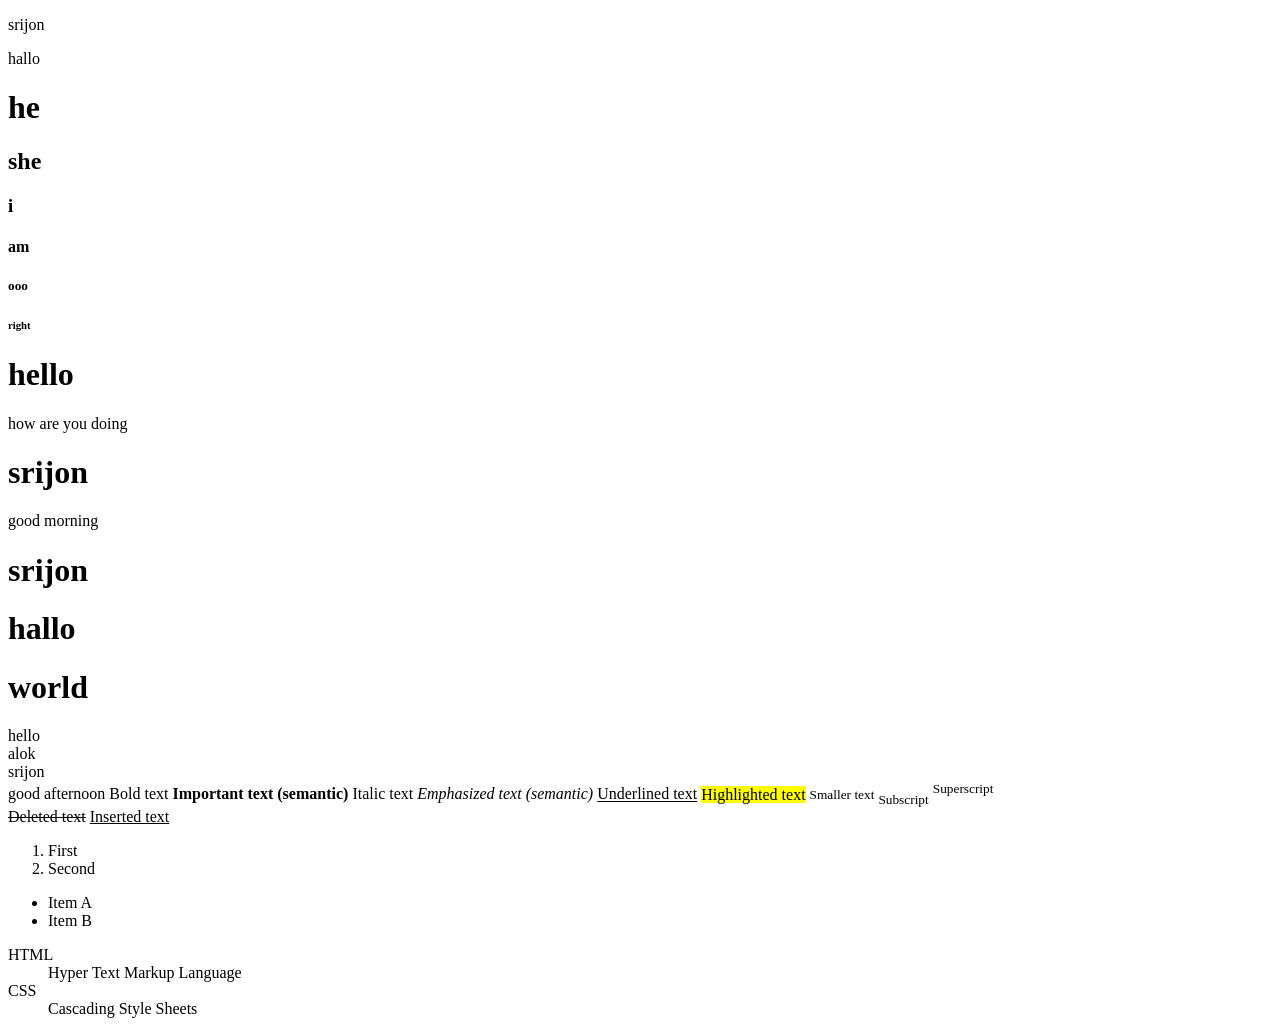
<file: index.html>
<!DOCTYPE html>
<html lang="en">
<head>
    <meta charset="UTF-8">
    <meta name="viewport" content="width=device-width, initial-scale=1.0">
    <title>Document</title>
</head>
<body>
    <p>srijon</p>
    <p>hallo</p>
    <h1>he</h1>
    <h2>she</h2>
    <h3>i</h3>
    <h4>am</h4>
    <h5>ooo</h5>
    <h6>right</h6>
    <div>

<h1>hello</h1>

<p>how are you doing</p>
<h1>srijon </h1>

<span>good morning</span>
<h1>srijon</h1>

</div>
<div>
    <h1>hallo</h1>
    <span ><h1>world</h1></span>
</div>
<div>
    <div>hello</div>
    <div>alok</div>
    <div>srijon</div>
</span>

<span>good afternoon</span>
Bold text

<strong>Important text (semantic)</strong>

Italic text

<em>Emphasized text (semantic)</em>

<u>Underlined text</u>

<mark>Highlighted text</mark>

<small>Smaller text</small>

<sub>Subscript</sub>

<sup>Superscript</sup>
<br>
<del>Deleted text</del>

<ins>Inserted text</ins>




<ol>

<li>First</li>

<li>Second</li>

</ol>
<ul>

<li>Item A</li>

<li>Item B</li>

</ul>
<dl>
    <dt>HTML</dt>
    <dd>Hyper Text Markup Language</dd>

    <dt>CSS</dt>
    <dd>Cascading Style Sheets</dd>
</dl>
</body>
</html>
</file>
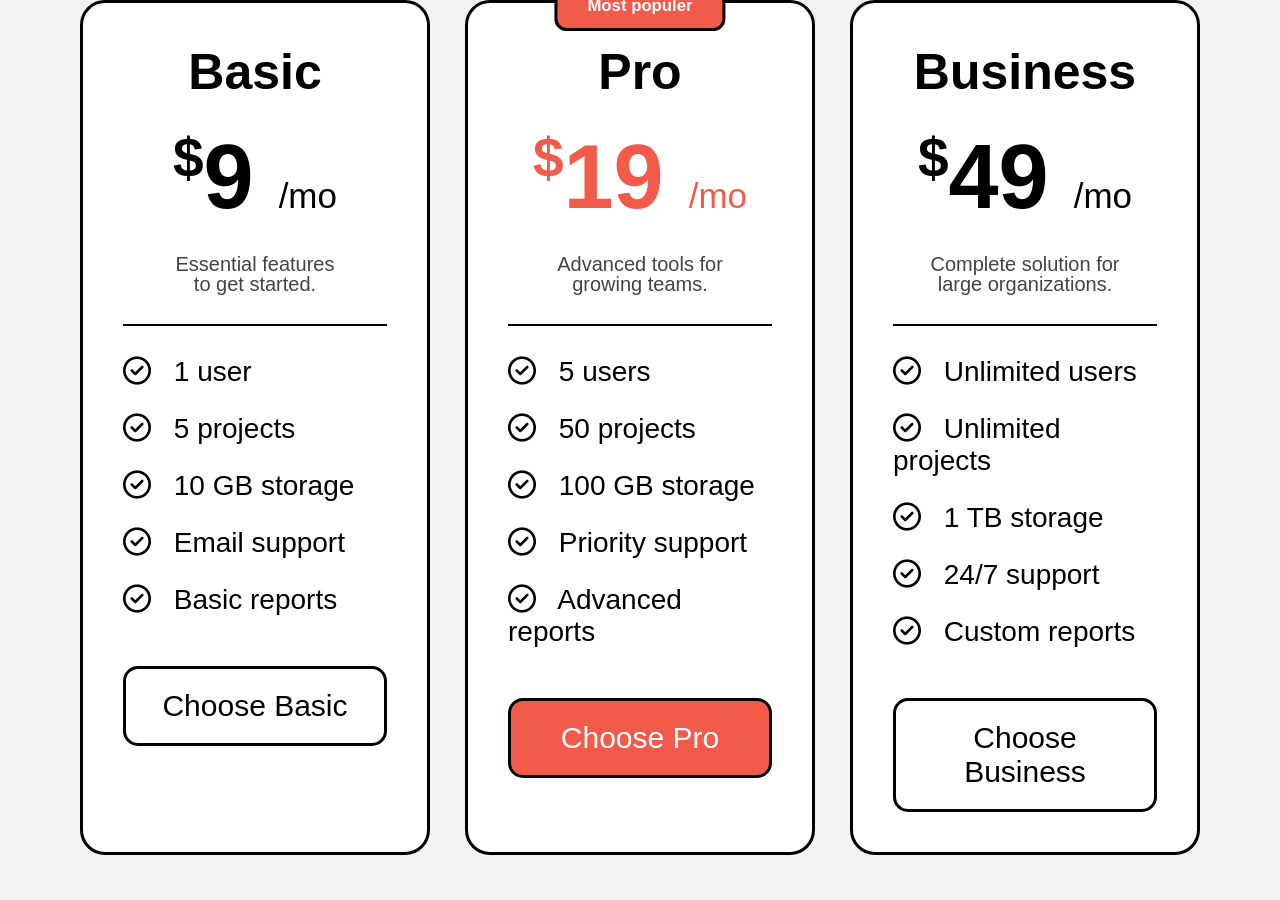
<file: doc.html>
<!DOCTYPE html>
<html>
<head>
    <title>Pricing Cards</title>
    <link rel="stylesheet" href="style1.css">

    <!-- Icons -->
    <link rel="stylesheet"
    href="https://cdnjs.cloudflare.com/ajax/libs/font-awesome/6.5.2/css/all.min.css">
</head>
<body>

    <div class="container">

        <!-- Basic -->
        <div class="card">
            <h2>Basic</h2>

            <div class="price">
                <span class="dollar">$</span>9
                <span class="month">/mo</span>
            </div>

            <p>
                Essential features<br>
                to get started.
            </p>

            <hr>

            <ul>
                <li><i class="fa-regular fa-circle-check"></i> 1 user</li>
                <li><i class="fa-regular fa-circle-check"></i> 5 projects</li>
                <li><i class="fa-regular fa-circle-check"></i> 10 GB storage</li>
                <li><i class="fa-regular fa-circle-check"></i> Email support</li>
                <li><i class="fa-regular fa-circle-check"></i> Basic reports</li>
            </ul>

            <button>Choose Basic</button>
        </div>

        <!-- Pro -->
        <div class="card pro">
            <div class="tag"><h6>Most populer</h6></div>

            <h2>Pro</h2>

            <div class="price red">
                <span class="dollar">$</span>19
                <span class="month">/mo</span>
            </div>

            <p>
                Advanced tools for<br>
                growing teams.
            </p>

            <hr>

            <ul>
                <li><i class="fa-regular fa-circle-check"></i> 5 users</li>
                <li><i class="fa-regular fa-circle-check"></i> 50 projects</li>
                <li><i class="fa-regular fa-circle-check"></i> 100 GB storage</li>
                <li><i class="fa-regular fa-circle-check"></i> Priority support</li>
                <li><i class="fa-regular fa-circle-check"></i> Advanced reports</li>
            </ul>

            <button class="btn-red">Choose Pro</button>
        </div>

        <!-- Business -->
        <div class="card">
            <h2>Business</h2>

            <div class="price">
                <span class="dollar">$</span>49
                <span class="month">/mo</span>
            </div>

            <p>
                Complete solution for<br>
                large organizations.
            </p>

            <hr>

            <ul>
                <li><i class="fa-regular fa-circle-check"></i> Unlimited users</li>
                <li><i class="fa-regular fa-circle-check"></i> Unlimited projects</li>
                <li><i class="fa-regular fa-circle-check"></i> 1 TB storage</li>
                <li><i class="fa-regular fa-circle-check"></i> 24/7 support</li>
                <li><i class="fa-regular fa-circle-check"></i> Custom reports</li>
            </ul>

            <button>Choose Business</button>
        </div>

    </div>

</body>
</html>
</file>
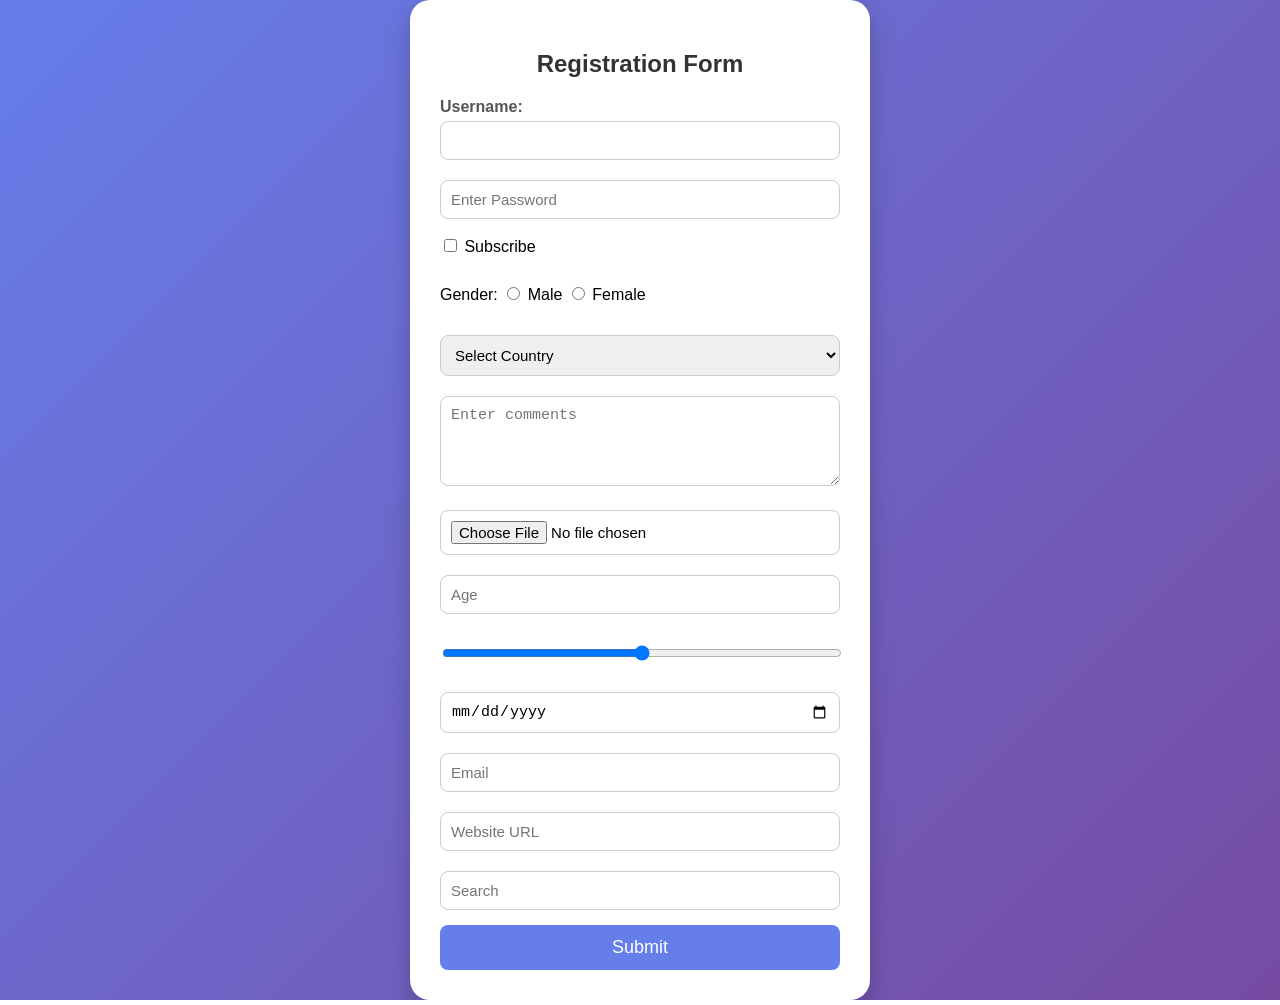
<file: example-day.html>
<!DOCTYPE html>
<html>
<head>
    <title>Beautiful Form</title>
    <style>
        body {
            margin: 0;
            padding: 0;
            font-family: Arial, sans-serif;
            background: linear-gradient(135deg, #667eea, #764ba2);
            display: flex;
            justify-content: center;
            align-items: center;
            min-height: 100vh;
        }

        .container {
            width: 400px;
            background: white;
            padding: 30px;
            border-radius: 20px;
            box-shadow: 0 10px 25px rgba(0,0,0,0.2);
        }

        h2 {
            text-align: center;
            color: #333;
            margin-bottom: 20px;
        }

        label {
            font-weight: bold;
            color: #555;
        }

        input,
        select,
        textarea {
            width: 100%;
            padding: 10px;
            margin-top: 5px;
            margin-bottom: 15px;
            border: 1px solid #ccc;
            border-radius: 8px;
            box-sizing: border-box;
            font-size: 15px;
        }

        input:focus,
        select:focus,
        textarea:focus {
            border-color: #667eea;
            outline: none;
            box-shadow: 0 0 8px rgba(102,126,234,0.5);
        }

        .radio-group,
        .checkbox-group {
            margin-bottom: 15px;
        }

        .radio-group input,
        .checkbox-group input {
            width: auto;
        }

        button {
            width: 100%;
            padding: 12px;
            background: #667eea;
            color: white;
            border: none;
            border-radius: 8px;
            font-size: 18px;
            cursor: pointer;
            transition: 0.3s;
        }

        button:hover {
            background: #5643c5;
            transform: scale(1.03);
        }
    </style>
</head>
<body>

<div class="container">
    <h2>Registration Form</h2>

    <form action="/action.php" method="post">

        <label for="username">Username:</label>
        <input type="text" id="username" name="username">

        <input type="password" name="password" placeholder="Enter Password">

        <div class="checkbox-group">
            <input type="checkbox" name="subscribe" value="yes">
            Subscribe
        </div>

        <div class="radio-group">
            Gender:
            <input type="radio" name="gender" value="male"> Male
            <input type="radio" name="gender" value="female"> Female
        </div>

        <select name="country">
            <option value="">Select Country</option>
            <option value="us">USA</option>
            <option value="ca">Canada</option>
        </select>

        <textarea name="comments" rows="4" placeholder="Enter comments"></textarea>

        <input type="file" name="resume">

        <input type="number" name="age" min="18" max="100" placeholder="Age">

        <input type="range" name="volume" min="0" max="100">

        <input type="date" name="dob">

        <input type="email" name="email" placeholder="Email">

        <input type="url" name="website" placeholder="Website URL">

        <input type="search" name="query" placeholder="Search">

        <button type="submit">Submit</button>

    </form>
</div>

</body>
</html>
</file>
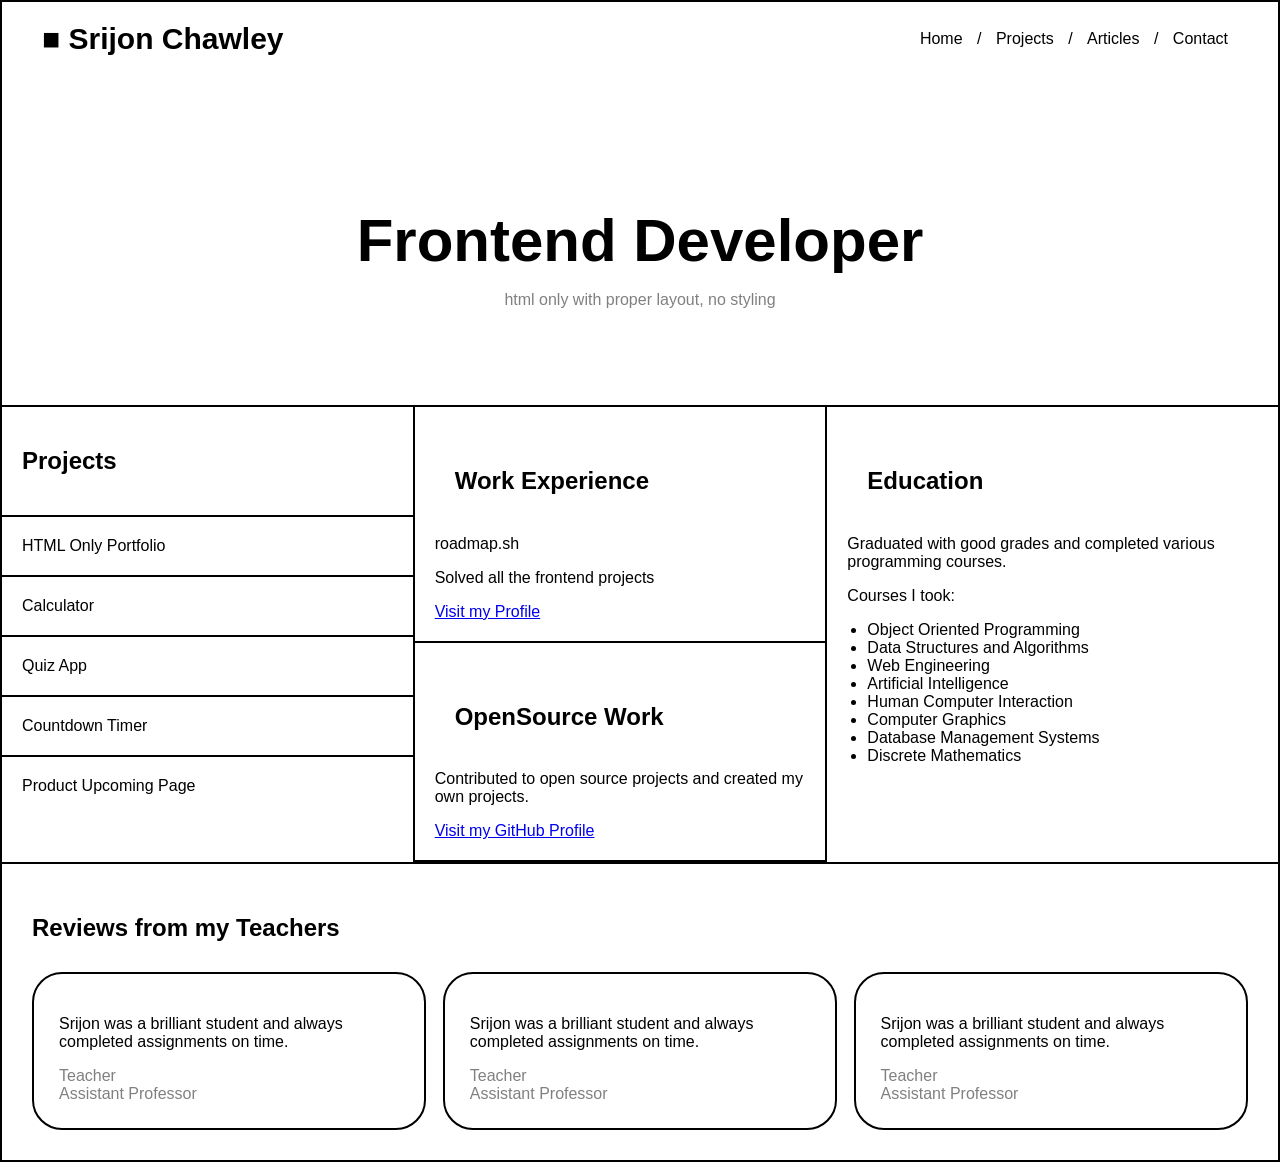
<file: frontend.html>
<!DOCTYPE html>
<html>
<head>
    <title>Srijon Chawley Portfolio</title>
    <link rel="stylesheet" href="style3.css">
</head>
<body>

    <!-- Header -->
    <header>
        <div class="logo">
            ■ Srijon Chawley
        </div>

        <nav>
            <a href="#">Home</a> /
            <a href="#">Projects</a> /
            <a href="#">Articles</a> /
            <a href="#">Contact</a>
        </nav>
    </header>

    <!-- Hero Section -->
    <section class="hero">
        <h1>Frontend Developer</h1>
        <p>html only with proper layout, no styling</p>
    </section>

    <!-- Main Section -->
    <section class="main">

        <!-- Projects -->
        <div class="projects">
            <h2>Projects</h2>

            <div class="item">HTML Only Portfolio</div>
            <div class="item">Calculator</div>
            <div class="item">Quiz App</div>
            <div class="item">Countdown Timer</div>
            <div class="item">Product Upcoming Page</div>
        </div>

        <!-- Work Experience -->
        <div class="work">

            <div class="box">
                <h2>Work Experience</h2>
                <p>roadmap.sh</p>
                <p>Solved all the frontend projects</p>
                <a href="#">Visit my Profile</a>
            </div>

            <div class="box">
                <h2>OpenSource Work</h2>
                <p>
                    Contributed to open source projects and
                    created my own projects.
                </p>
                <a href="#">Visit my GitHub Profile</a>
            </div>

        </div>

        <!-- Education -->
        <div class="education">
            <h2>Education</h2>

            <p>
                Graduated with good grades and completed
                various programming courses.
            </p>

            <p>Courses I took:</p>

            <ul>
                <li>Object Oriented Programming</li>
                <li>Data Structures and Algorithms</li>
                <li>Web Engineering</li>
                <li>Artificial Intelligence</li>
                <li>Human Computer Interaction</li>
                <li>Computer Graphics</li>
                <li>Database Management Systems</li>
                <li>Discrete Mathematics</li>
            </ul>
        </div>

    </section>

    <!-- Reviews -->
    <section class="reviews">

        <h2>Reviews from my Teachers</h2>

        <div class="review-boxes">

            <div class="review">
                <p>
                    Srijon was a brilliant student and always
                    completed assignments on time.
                </p>

                <span>
                    Teacher<br>
                    Assistant Professor
                </span>
            </div>

            <div class="review">
                <p>
                    Srijon was a brilliant student and always
                    completed assignments on time.
                </p>

                <span>
                    Teacher<br>
                    Assistant Professor
                </span>
            </div>

            <div class="review">
                <p>
                    Srijon was a brilliant student and always
                    completed assignments on time.
                </p>

                <span>
                    Teacher<br>
                    Assistant Professor
                </span>
            </div>

        </div>

    </section>

</body>
</html>
</file>
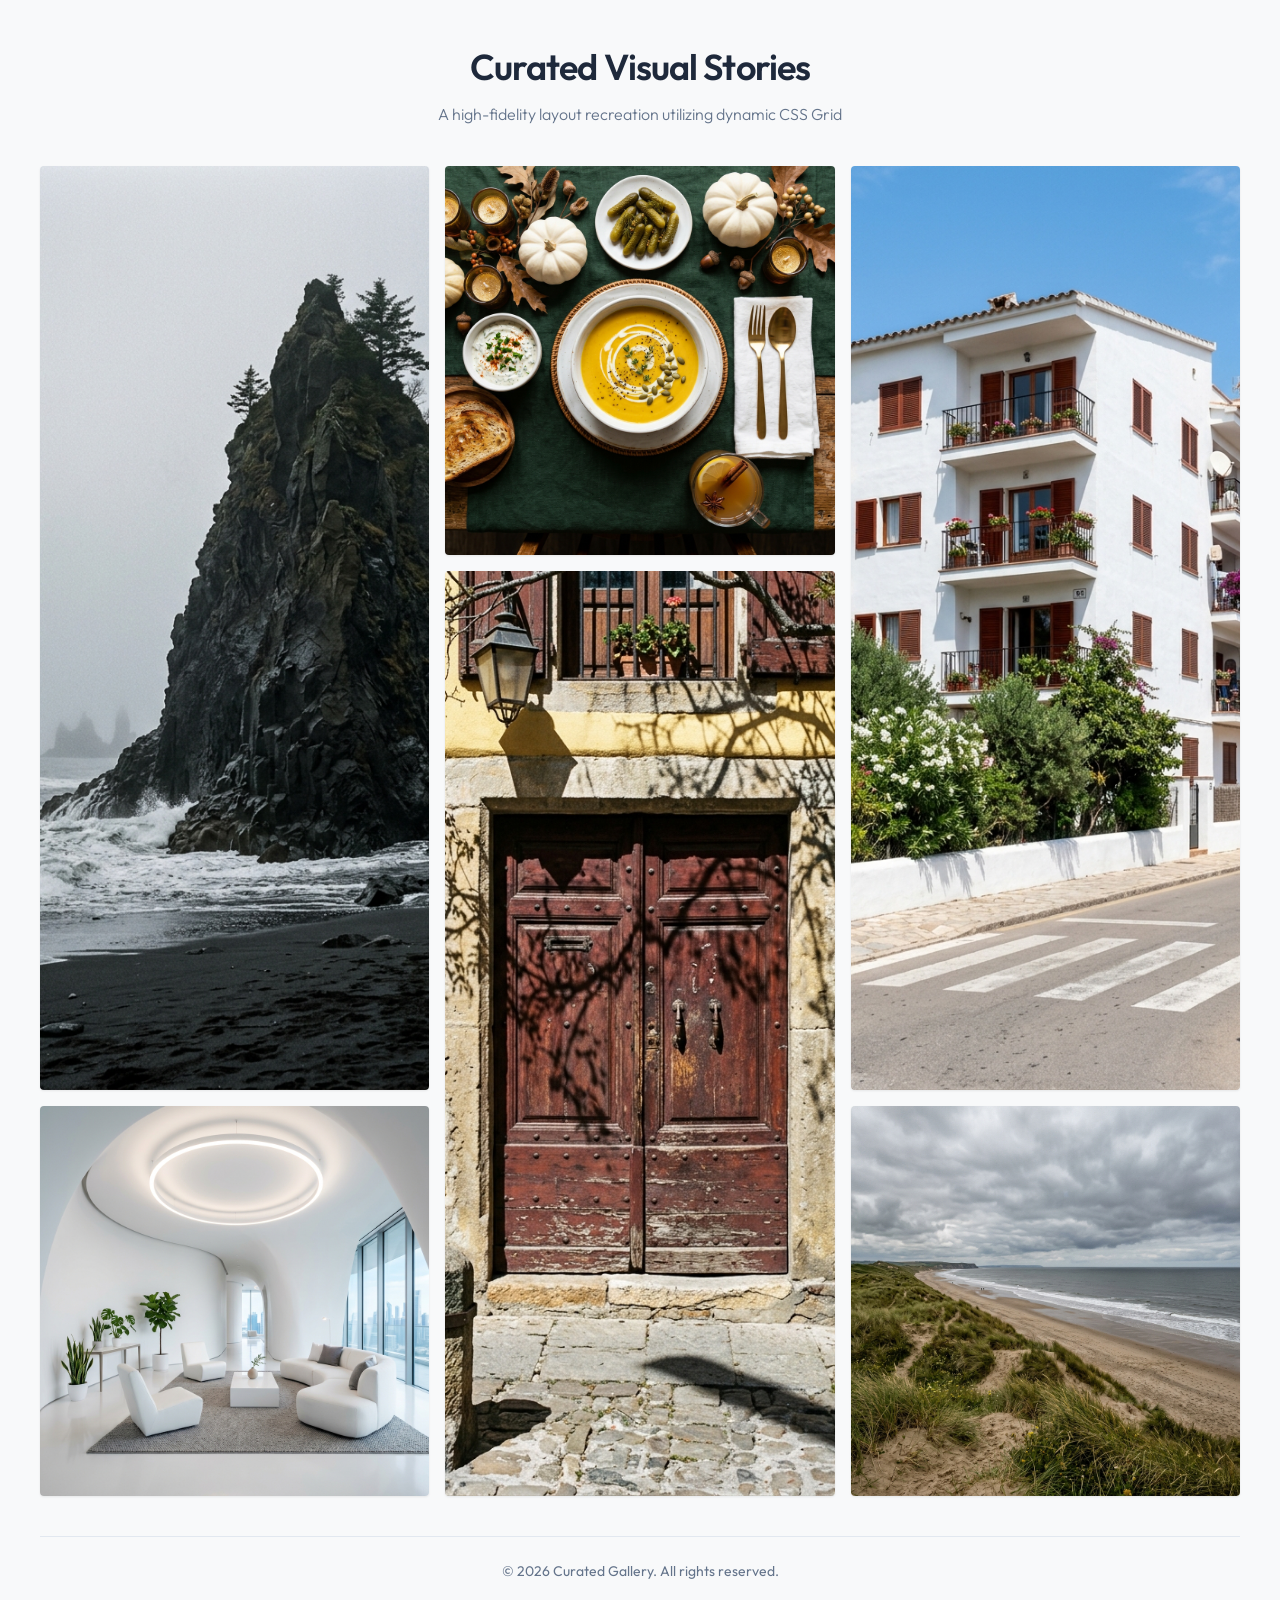
<file: grid.html>
<!DOCTYPE html>
<html lang="en">
<head>
    <meta charset="UTF-8">
    <meta name="viewport" content="width=device-width, initial-scale=1.0">
    <title>Aesthetic Gallery Grid</title>
    <!-- Modern Premium Typography -->
    <link rel="preconnect" href="https://fonts.googleapis.com">
    <link rel="preconnect" href="https://fonts.gstatic.com" crossorigin>
    <link href="https://fonts.googleapis.com/css2?family=Outfit:wght@300;400;600&display=swap" rel="stylesheet">
    <link rel="stylesheet" href="grid.css">
</head>
<body>
    <div class="page-wrapper">
        <header class="gallery-header">
            <h1>Curated Visual Stories</h1>
            <p>A high-fidelity layout recreation utilizing dynamic CSS Grid</p>
        </header>

        <main class="gallery-grid">
            <!-- Column 1, Rows 1-2: Foggy Sea Stack -->
            <div class="grid-item item-sea-stack">
                <img src="images/foggy_sea_stack.png" alt="Foggy sea stack beach cliff" loading="lazy">
            </div>

            <!-- Column 2, Row 1: Pumpkin Soup Dining Table -->
            <div class="grid-item item-dining">
                <img src="images/dining_table_pumpkin_soup.png" alt="Yellow pumpkin soup dining table" loading="lazy">
            </div>

            <!-- Column 3, Rows 1-2: Mediterranean Building -->
            <div class="grid-item item-mediterranean">
                <img src="images/mediterranean_building_street.png" alt="Mediterranean building and street view" loading="lazy">
            </div>

            <!-- Column 2, Rows 2-3: Yellow Wall Wooden Door -->
            <div class="grid-item item-yellow-door">
                <img src="images/yellow_wall_wooden_door.png" alt="Yellow wall and brown wooden door with shadows" loading="lazy">
            </div>

            <!-- Column 1, Row 3: Minimalist Room -->
            <div class="grid-item item-minimalist">
                <img src="images/minimalist_white_room.png" alt="Minimalist white room interior" loading="lazy">
            </div>

            <!-- Column 3, Row 3: Grassy Sand Dune Beach -->
            <div class="grid-item item-sand-dune">
                <img src="images/grassy_sand_dune_beach.png" alt="Grassy sand dunes overlooking the beach" loading="lazy">
            </div>
        </main>

        <footer class="gallery-footer">
            <p>&copy; 2026 Curated Gallery. All rights reserved.</p>
        </footer>
    </div>
</body>
</html>
</file>
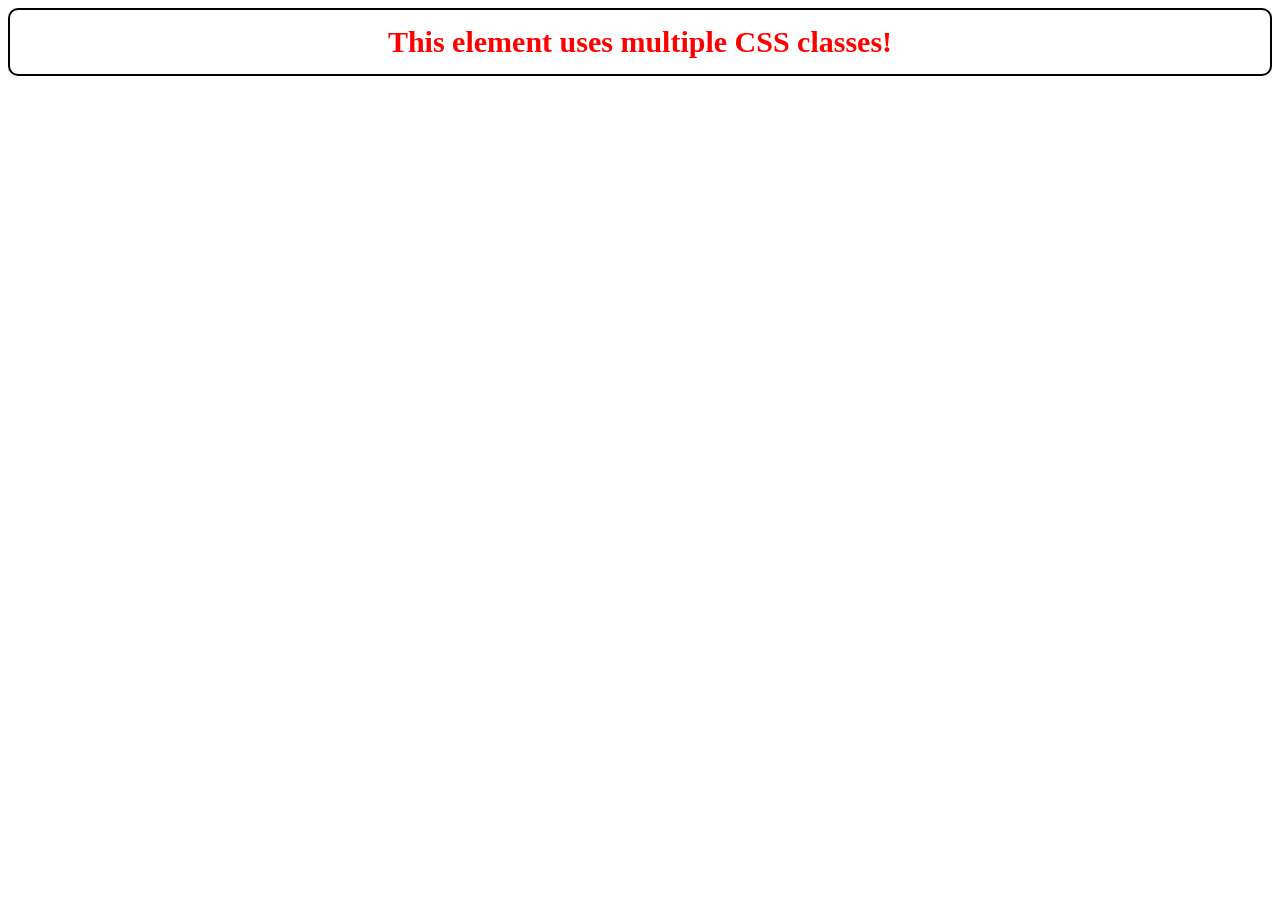
<file: h.html>
<!DOCTYPE html>
<html lang="en">
<head>
    <meta charset="UTF-8">
    <meta name="viewport" content="width=device-width, initial-scale=1.0">
    <title>Multiple CSS Classes</title>

    <style>
        .red-text {
            color: red;
        }

        .large-text {
            font-size: 30px;
        }

        .bold-text {
            font-weight: bold;
        }

        .center-text {
            text-align: center;
        }

        .rounded-box {
            border: 2px solid black;
            border-radius: 10px;
            padding: 15px;
        }
    </style>
</head>
<body>

    <div class="red-text large-text bold-text center-text rounded-box">
        This element uses multiple CSS classes!
    </div>

</body>
</html>
</file>
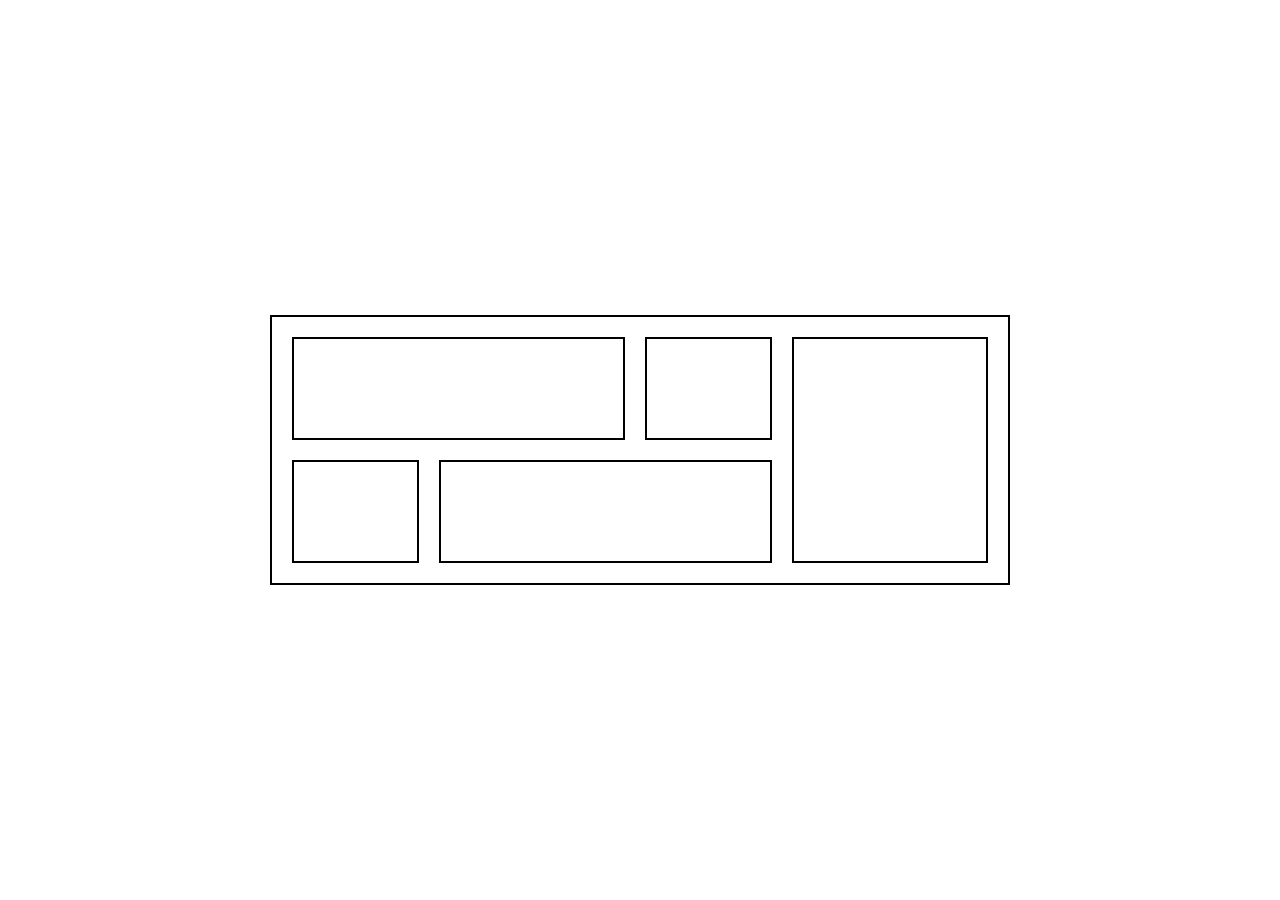
<file: s.html>
<!DOCTYPE html>
<html lang="en">
<head>
    <meta charset="UTF-8">
    <meta name="viewport" content="width=device-width, initial-scale=1.0">
    <title>Wireframe Layout</title>
    <style>
        /* Modern Reset and Centering */
        * {
            box-sizing: border-box;
            margin: 0;
            padding: 0;
        }

        body {
            display: flex;
            justify-content: center;
            align-items: center;
            min-height: 100vh;
            background-color: #ffffff;
        }

        /* Container matching the exact layout proportions */
        .container {
            width: 740px;
            height: 270px;
            border: 2px solid #000000;
            padding: 20px;
            display: grid;
            grid-template-columns: 1.3fr 1.9fr 1.3fr 2fr;
            grid-template-rows: 1fr 1fr;
            gap: 20px;
        }

        /* Inner Boxes */
        .box {
            border: 2px solid #000000;
            background-color: #ffffff;
        }

        /* Positions */
        .box-top-left {
            grid-column: 1 / 3;
            grid-row: 1 / 2;
        }

        .box-top-mid {
            grid-column: 3 / 4;
            grid-row: 1 / 2;
        }

        .box-right {
            grid-column: 4 / 5;
            grid-row: 1 / 3;
        }

        .box-bot-left {
            grid-column: 1 / 2;
            grid-row: 2 / 3;
        }

        .box-bot-mid {
            grid-column: 2 / 4;
            grid-row: 2 / 3;
        }
    </style>
</head>
<body>
    <div class="container">
        <div class="box box-top-left"></div>
        <div class="box box-top-mid"></div>
        <div class="box box-right"></div>
        <div class="box box-bot-left"></div>
        <div class="box box-bot-mid"></div>
    </div>
</body>
</html>
</file>
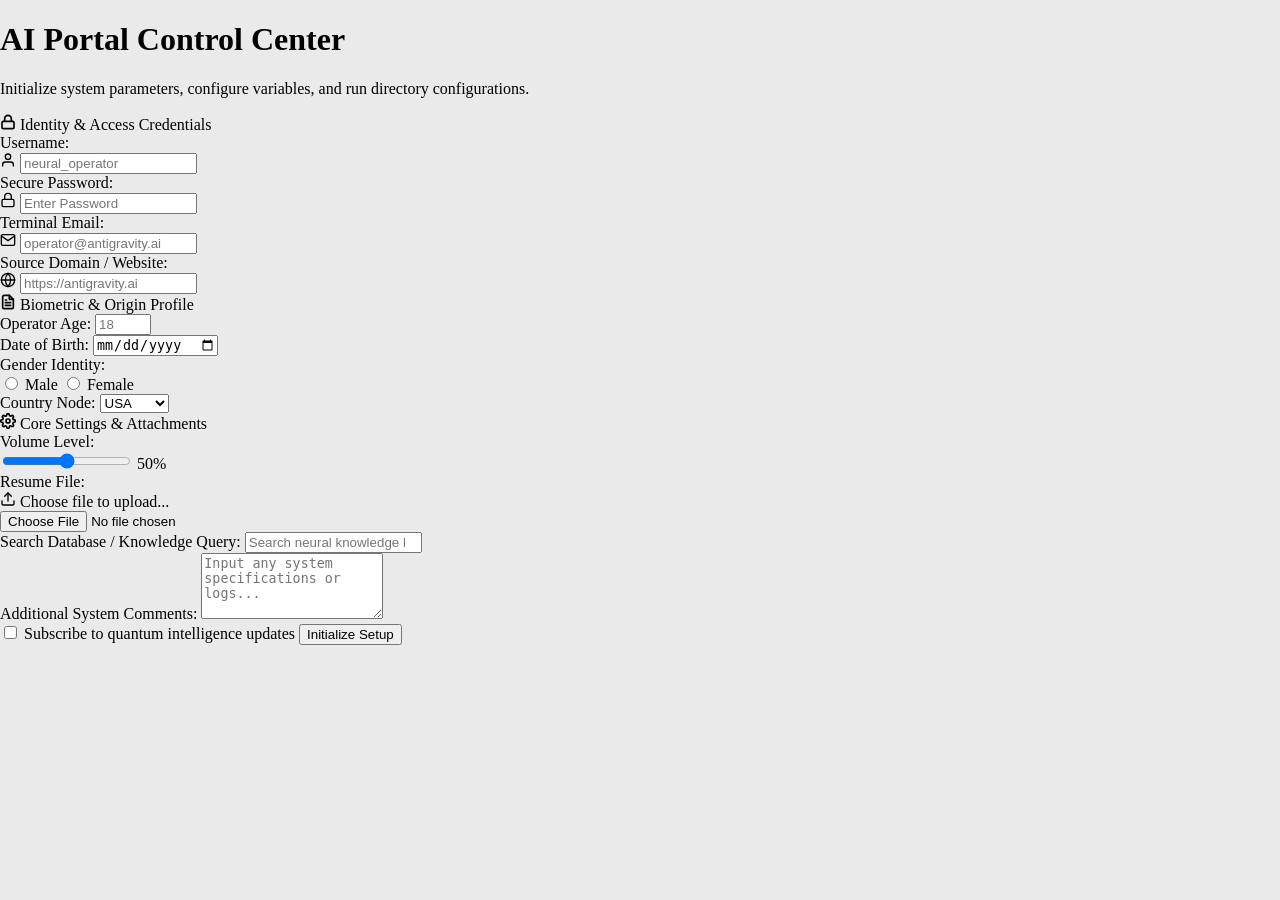
<file: test.html>
<!DOCTYPE html>
<html lang="en">
<head>
    <meta charset="UTF-8">
    <meta name="viewport" content="width=device-width, initial-scale=1.0">
    <title>AI Portal Control Center</title>
    <link rel="stylesheet" href="style.css">
</head>
<body>
    <!-- Ambient glowing nodes in the background -->
    <div class="ambient-glows">
        <div class="glow-orb glow-orb-1"></div>
        <div class="glow-orb glow-orb-2"></div>
    </div>
    
    <div class="form-container">
        <!-- Dashboard Header -->
        <div class="form-header">
            <h1>AI Portal Control Center</h1>
            <p>Initialize system parameters, configure variables, and run directory configurations.</p>
        </div>
        
        <!-- Registration/Config Form -->
        <form action="/action.php" method="post" id="ai-onboarding-form">
            
            <!-- Section 1: Security & Identity -->
            <div class="form-section-title">
                <svg width="16" height="16" viewBox="0 0 24 24" fill="none" stroke="currentColor" stroke-width="2.5" stroke-linecap="round" stroke-linejoin="round"><rect x="3" y="11" width="18" height="11" rx="2" ry="2"></rect><path d="M7 11V7a5 5 0 0 1 10 0v4"></path></svg>
                Identity & Access Credentials
            </div>
            
            <div class="form-grid">
                <div class="form-group">
                    <label for="username">
                        Username:
                    </label>
                    <div class="input-with-icon">
                        <svg width="16" height="16" viewBox="0 0 24 24" fill="none" stroke="currentColor" stroke-width="2" stroke-linecap="round" stroke-linejoin="round"><path d="M20 21v-2a4 4 0 0 0-4-4H8a4 4 0 0 0-4 4v2"></path><circle cx="12" cy="7" r="4"></circle></svg>
                        <input type="text" id="username" name="username" placeholder="neural_operator">
                    </div>
                </div>
                
                <div class="form-group">
                    <label>
                        Secure Password:
                    </label>
                    <div class="input-with-icon">
                        <svg width="16" height="16" viewBox="0 0 24 24" fill="none" stroke="currentColor" stroke-width="2" stroke-linecap="round" stroke-linejoin="round"><rect x="3" y="11" width="18" height="11" rx="2" ry="2"></rect><path d="M7 11V7a5 5 0 0 1 10 0v4"></path></svg>
                        <input type="password" name="password" placeholder="Enter Password">
                    </div>
                </div>

                <div class="form-group">
                    <label>
                        Terminal Email:
                    </label>
                    <div class="input-with-icon">
                        <svg width="16" height="16" viewBox="0 0 24 24" fill="none" stroke="currentColor" stroke-width="2" stroke-linecap="round" stroke-linejoin="round"><path d="M4 4h16c1.1 0 2 .9 2 2v12c0 1.1-.9 2-2 2H4c-1.1 0-2-.9-2-2V6c0-1.1.9-2 2-2z"></path><polyline points="22,6 12,13 2,6"></polyline></svg>
                        <input type="email" name="email" placeholder="operator@antigravity.ai">
                    </div>
                </div>

                <div class="form-group">
                    <label>
                        Source Domain / Website:
                    </label>
                    <div class="input-with-icon">
                        <svg width="16" height="16" viewBox="0 0 24 24" fill="none" stroke="currentColor" stroke-width="2" stroke-linecap="round" stroke-linejoin="round"><circle cx="12" cy="12" r="10"></circle><line x1="2" y1="12" x2="22" y2="12"></line><path d="M12 2a15.3 15.3 0 0 1 4 10 15.3 15.3 0 0 1-4 10 15.3 15.3 0 0 1-4-10 15.3 15.3 0 0 1 4-10z"></path></svg>
                        <input type="url" name="website" placeholder="https://antigravity.ai">
                    </div>
                </div>
            </div>

            <!-- Section 2: Personal Profile Data -->
            <div class="form-section-title">
                <svg width="16" height="16" viewBox="0 0 24 24" fill="none" stroke="currentColor" stroke-width="2.5" stroke-linecap="round" stroke-linejoin="round"><path d="M14 2H6a2 2 0 0 0-2 2v16a2 2 0 0 0 2 2h12a2 2 0 0 0 2-2V8z"></path><polyline points="14 2 14 8 20 8"></polyline><line x1="16" y1="13" x2="8" y2="13"></line><line x1="16" y1="17" x2="8" y2="17"></line><polyline points="10 9 9 9 8 9"></polyline></svg>
                Biometric & Origin Profile
            </div>

            <div class="form-grid">
                <div class="form-group">
                    <label>
                        Operator Age:
                    </label>
                    <input type="number" name="age" min="18" max="100" placeholder="18">
                </div>

                <div class="form-group">
                    <label>
                        Date of Birth:
                    </label>
                    <input type="date" name="dob">
                </div>

                <div class="form-group">
                    <label>
                        Gender Identity:
                    </label>
                    <div class="radio-group-container">
                        <label class="custom-radio">
                            <input type="radio" name="gender" value="male">
                            <span class="checkmark"></span>
                            Male
                        </label>
                        <label class="custom-radio">
                            <input type="radio" name="gender" value="female">
                            <span class="checkmark"></span>
                            Female
                        </label>
                    </div>
                </div>

                <div class="form-group">
                    <label>
                        Country Node:
                    </label>
                    <select name="country">
                        <option value="us">USA</option>
                        <option value="ca">Canada</option>
                    </select>
                </div>
            </div>

            <!-- Section 3: Core Settings & File Uploads -->
            <div class="form-section-title">
                <svg width="16" height="16" viewBox="0 0 24 24" fill="none" stroke="currentColor" stroke-width="2.5" stroke-linecap="round" stroke-linejoin="round"><circle cx="12" cy="12" r="3"></circle><path d="M19.4 15a1.65 1.65 0 0 0 .33 1.82l.06.06a2 2 0 1 1-2.83 2.83l-.06-.06a1.65 1.65 0 0 0-1.82-.33 1.65 1.65 0 0 0-1 1.51V21a2 2 0 0 1-4 0v-.09A1.65 1.65 0 0 0 9 19.4a1.65 1.65 0 0 0-1.82.33l-.06.06a2 2 0 1 1-2.83-2.83l.06-.06a1.65 1.65 0 0 0 .33-1.82 1.65 1.65 0 0 0-1.51-1H3a2 2 0 0 1 0-4h.09A1.65 1.65 0 0 0 4.6 9a1.65 1.65 0 0 0-.33-1.82l-.06-.06a2 2 0 1 1 2.83-2.83l.06.06a1.65 1.65 0 0 0 1.82.33H9a1.65 1.65 0 0 0 1-1.51V3a2 2 0 0 1 4 0v.09a1.65 1.65 0 0 0 1 1.54 1.65 1.65 0 0 0 1.82-.33l.06-.06a2 2 0 1 1 2.83 2.83l-.06.06a1.65 1.65 0 0 0-.33 1.82V9a1.65 1.65 0 0 0 1.51 1H21a2 2 0 0 1 0 4h-.09a1.65 1.65 0 0 0-1.51 1z"></path></svg>
                Core Settings & Attachments
            </div>

            <div class="form-grid">
                <div class="form-group">
                    <label>
                        Volume Level:
                    </label>
                    <div class="range-container">
                        <input type="range" name="volume" min="0" max="100" value="50">
                        <span class="range-val" id="volume-val">50%</span>
                    </div>
                </div>

                <div class="form-group">
                    <label>
                        Resume File:
                    </label>
                    <div class="file-upload-wrapper">
                        <div class="file-upload-btn" id="file-btn-text">
                            <svg width="16" height="16" viewBox="0 0 24 24" fill="none" stroke="currentColor" stroke-width="2" stroke-linecap="round" stroke-linejoin="round"><path d="M21 15v4a2 2 0 0 1-2 2H5a2 2 0 0 1-2-2v-4"></path><polyline points="17 8 12 3 7 8"></polyline><line x1="12" y1="3" x2="12" y2="15"></line></svg>
                            Choose file to upload...
                        </div>
                        <input type="file" name="resume" id="resume-input">
                    </div>
                </div>

                <div class="form-group full-width">
                    <label>
                        Search Database / Knowledge Query:
                    </label>
                    <input type="search" name="query" placeholder="Search neural knowledge bases...">
                </div>

                <div class="form-group full-width">
                    <label>
                        Additional System Comments:
                    </label>
                    <textarea name="comments" rows="4" placeholder="Input any system specifications or logs..."></textarea>
                </div>
            </div>

            <!-- Footer Details & Submit -->
            <div class="footer-actions">
                <label class="custom-checkbox">
                    <input type="checkbox" name="subscribe" value="yes">
                    <span class="checkmark"></span>
                    Subscribe to quantum intelligence updates
                </label>
                
                <button type="submit">
                    Initialize Setup
                </button>
            </div>

        </form>
    </div>

    <!-- Scripting for range slider and file picker visual responsiveness -->
    <script>
        // Synchronize Volume Slider display
        const volumeSlider = document.querySelector('input[type="range"]');
        const volumeDisplay = document.getElementById('volume-val');
        if (volumeSlider && volumeDisplay) {
            volumeSlider.addEventListener('input', (e) => {
                volumeDisplay.textContent = e.target.value + '%';
            });
        }

        // Synchronize File Upload text display
        const fileInput = document.getElementById('resume-input');
        const fileBtnText = document.getElementById('file-btn-text');
        if (fileInput && fileBtnText) {
            fileInput.addEventListener('change', (e) => {
                if (e.target.files.length > 0) {
                    fileBtnText.textContent = 'Selected: ' + e.target.files[0].name;
                    fileBtnText.style.borderColor = 'var(--accent-cyan)';
                    fileBtnText.style.color = 'var(--accent-cyan)';
                    fileBtnText.style.boxShadow = '0 0 15px rgba(6, 182, 212, 0.15)';
                } else {
                    fileBtnText.innerHTML = '<svg width="16" height="16" viewBox="0 0 24 24" fill="none" stroke="currentColor" stroke-width="2" stroke-linecap="round" stroke-linejoin="round"><path d="M21 15v4a2 2 0 0 1-2 2H5a2 2 0 0 1-2-2v-4"></path><polyline points="17 8 12 3 7 8"></polyline><line x1="12" y1="3" x2="12" y2="15"></line></svg> Choose file to upload...';
                    fileBtnText.style.borderColor = 'var(--input-border)';
                    fileBtnText.style.color = 'var(--text-muted)';
                    fileBtnText.style.boxShadow = 'none';
                }
            });
        }
    </script>
</body>
</html>
</file>
<file: style1.css>
*{
    margin:0;
    padding:0;
    box-sizing:border-box;
    font-family:Arial, sans-serif;
}

body{
    background:#f2f2f2;
    display:flex;
    justify-content:center;
    align-items:center;
    min-height:90vh;
}

.container{
    display:flex;
    gap:35px;
}

.card{
    width:350px;
    background:white;
    border:3px solid black;
    border-radius:25px;
    padding:40px;
    position:relative;
}

.card h2{
    text-align:center;
    font-size:50px;
    margin-bottom:25px;
}

.price{
    text-align:center;
    font-size:90px;
    font-weight:bold;
}

.red{
    color:#f25b4a;
}

.dollar{
    font-size:55px;
    vertical-align:top;
}

.month{
    font-size:35px;
    font-weight:normal;
}

.card p{
    text-align:center;
    font-size:20px;
    color:#444;
    margin:25px 0;
    line-height:20px;
}

hr{
    margin:30px 0;
    border:1px solid black;
}

ul{
    list-style:none;
}

ul li{
    font-size:28px;
    margin:25px 0;
}

ul i{
    margin-right:15px;
}

button{
    width:100%;
    padding:20px;
    font-size:30px;
    border:3px solid black;
    border-radius:15px;
    background:white;
    margin-top:25px;
    cursor:pointer;
}

.btn-red{
    background:#f25b4a;
    color:white;
}

.tag{
    position:absolute;
    top:-22px;
    left:50%;
    transform:translateX(-50%);
    background:#f25b4a;
    color:white;
    padding:12px 30px;
    border:3px solid black;
    border-radius:12px;
    font-size:25px;
    font-weight:bold;
}
</file>
<file: style3.css>
body {
    margin: 0;
    font-family: Arial, sans-serif;
    border: 2px solid black;
}

/* Header */

header {
    display: flex;
    justify-content: space-between;
    padding: 20px 40px;
    align-items: center;
}

.logo {
    font-size: 30px;
    font-weight: bold;
}

nav a {
    text-decoration: none;
    color: black;
    margin: 0 10px;
}

/* Hero */

.hero {
    text-align: center;
    padding: 80px 20px;
    border-bottom: 2px solid black;
}

.hero h1 {
    font-size: 60px;
    margin-bottom: 10px;
}

.hero p {
    color: gray;
}

/* Main Section */

.main {
    display: flex;
    border-bottom: 2px solid black;
}

.projects,
.work,
.education {
    width: 33.33%;
    border-right: 2px solid black;
}

.education {
    border-right: none;
}

.projects h2,
.work h2,
.education h2 {
    padding: 20px;
}

.item {
    border-top: 2px solid black;
    padding: 20px;
}

.box {
    padding: 20px;
    border-bottom: 2px solid black;
}

.education {
    padding: 20px;
}

.education ul {
    padding-left: 20px;
}

/* Reviews */

.reviews {
    padding: 30px;
}

.review-boxes {
    display: flex;
    justify-content: space-between;
    margin-top: 30px;
}

.review {
    width: 28%;
    border: 2px solid black;
    border-radius: 30px;
    padding: 25px;
}

.review span {
    color: gray;
}
</file>
<file: grid.css>
/* Reset and Variables */
:root {
    --bg-color: #f8f9fa;
    --card-bg: #ffffff;
    --text-primary: #1e293b;
    --text-secondary: #64748b;
    --border-color: #e2e8f0;
    --shadow-sm: 0 1px 3px rgba(0,0,0,0.05), 0 1px 2px rgba(0,0,0,0.03);
    --shadow-md: 0 10px 15px -3px rgba(0,0,0,0.05), 0 4px 6px -2px rgba(0,0,0,0.02);
    --shadow-lg: 0 20px 25px -5px rgba(0,0,0,0.08), 0 10px 10px -5px rgba(0,0,0,0.03);
    --transition-smooth: all 0.4s cubic-bezier(0.16, 1, 0.3, 1);
}

* {
    box-sizing: border-box;
    margin: 0;
    padding: 0;
}

body {
    background-color: var(--bg-color);
    color: var(--text-primary);
    font-family: 'Outfit', -apple-system, BlinkMacSystemFont, "Segoe UI", Roboto, sans-serif;
    line-height: 1.5;
    -webkit-font-smoothing: antialiased;
    -moz-osx-font-smoothing: grayscale;
}

/* Page Layout Wrapper */
.page-wrapper {
    display: flex;
    flex-direction: column;
    min-height: 100vh;
    padding: 40px 20px;
    max-width: 1240px;
    margin: 0 auto;
    justify-content: space-between;
}

/* Header Styling */
.gallery-header {
    text-align: center;
    margin-bottom: 40px;
}

.gallery-header h1 {
    font-size: 2.25rem;
    font-weight: 600;
    color: var(--text-primary);
    letter-spacing: -0.025em;
    margin-bottom: 8px;
}

.gallery-header p {
    font-size: 1rem;
    color: var(--text-secondary);
    font-weight: 300;
}

/* Gallery Grid */
.gallery-grid {
    display: grid;
    grid-template-columns: repeat(3, 1fr);
    grid-template-rows: 3fr 4fr 3fr;
    gap: 16px;
    width: 100%;
    aspect-ratio: 1.35; /* Maintains golden proportion for standard layouts */
    margin-bottom: 40px;
}

/* Grid Item container styling */
.grid-item {
    position: relative;
    overflow: hidden;
    border-radius: 4px; /* Clean, minimal border radius as in original reference */
    background-color: var(--card-bg);
    box-shadow: var(--shadow-sm);
    transition: var(--transition-smooth);
}

.grid-item img {
    width: 100%;
    height: 100%;
    object-fit: cover;
    display: block;
    transition: var(--transition-smooth);
}

/* Individual Grid Alignments based on Layout Math */
.item-sea-stack {
    grid-column: 1;
    grid-row: 1 / 3; /* Spans rows 1 and 2 (70% height) */
}

.item-minimalist {
    grid-column: 1;
    grid-row: 3 / 4; /* Spans row 3 (30% height) */
}

.item-dining {
    grid-column: 2;
    grid-row: 1 / 2; /* Spans row 1 (30% height) */
}

.item-yellow-door {
    grid-column: 2;
    grid-row: 2 / 4; /* Spans rows 2 and 3 (70% height) */
}

.item-mediterranean {
    grid-column: 3;
    grid-row: 1 / 3; /* Spans rows 1 and 2 (70% height) */
}

.item-sand-dune {
    grid-column: 3;
    grid-row: 3 / 4; /* Spans row 3 (30% height) */
}

/* Modern Hover Effects (Micro-animations) */
.grid-item:hover {
    transform: translateY(-4px);
    box-shadow: var(--shadow-lg);
    z-index: 10;
}

.grid-item:hover img {
    transform: scale(1.025);
}

/* Footer Styling */
.gallery-footer {
    text-align: center;
    padding-top: 24px;
    border-top: 1px solid var(--border-color);
    color: var(--text-secondary);
    font-size: 0.875rem;
}

/* Responsive Rules for Tablet and Mobile Screens */
@media (max-width: 900px) {
    .gallery-grid {
        aspect-ratio: 1.1; /* slightly square/taller on small screens */
        gap: 12px;
    }
}

@media (max-width: 640px) {
    .page-wrapper {
        padding: 24px 16px;
    }
    
    .gallery-header h1 {
        font-size: 1.75rem;
    }
    
    .gallery-grid {
        grid-template-columns: 1fr;
        grid-template-rows: auto;
        aspect-ratio: auto;
        gap: 16px;
    }
    
    .grid-item {
        grid-column: auto !important;
        grid-row: auto !important;
        aspect-ratio: 4 / 3;
    }
    
    /* Keep vertical layout feel for tall images on mobile */
    .grid-item.item-sea-stack,
    .grid-item.item-yellow-door,
    .grid-item.item-mediterranean {
        aspect-ratio: 3 / 4;
    }
}
</file>
<file: style.css>
body{
    margin:0;
    background:#eaeaea;
}

.container{
    padding:10px;
    font-size:0; /* removes inline-block gap */
}

.box{
    height:70px;
    display:inline-block;
    font-size:20px;
    color:black;
    vertical-align:top;
    padding:5px;
    box-sizing:border-box;
    margin:5px;
}

/* First row */
.box1{
    width:49%;
    background:red;
}

.box2{
    width:25%;
    background:blue;
}

.box3{
    width:24%;
    background:green;
    height:150px;
}

/* Second row */
.box4{
    width:24%;
    background:yellow;
}

.box5{
    width:50%;
    background:orange;
}
</file>
